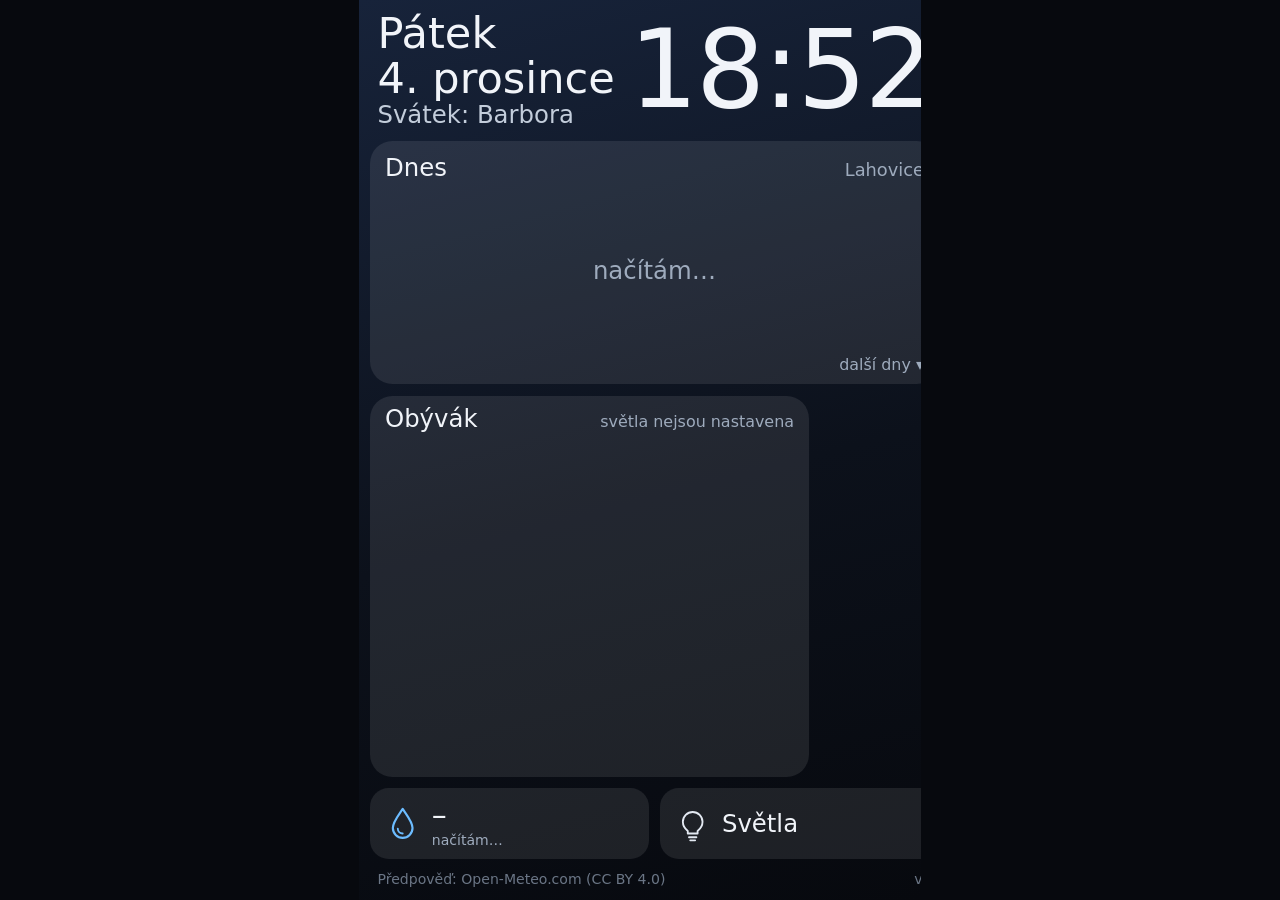
<file: index.html>
<!DOCTYPE html>
<html lang="cs">
<head>
<meta charset="utf-8">
<meta name="viewport" content="width=device-width, initial-scale=1, minimum-scale=1, maximum-scale=1, user-scalable=no">
<meta name="robots" content="noindex, nofollow">
<meta name="theme-color" content="#0b0f17">
<title>Domů</title>
<!-- Číslo verze je na dvou místech: zde (APP_VERSION) a ve version.json. Měň vždy obě.
     Odkazy na CSS a JS dostanou ?v=<verze>, aby je prohlížeč nepodal ze staré cache. -->
<script>
var APP_VERSION = '7';
document.write('<link rel="stylesheet" href="style.css?v=' + APP_VERSION + '">');
</script>
</head>
<body>
<div class="app" id="app">

  <header class="top">
    <div class="top-left">
      <div class="top-dow" id="dow">&nbsp;</div>
      <div class="top-date" id="date">&nbsp;</div>
      <div class="top-name" id="nameday">&nbsp;</div>
    </div>
    <div class="clock-time" id="clock">--:--</div>
  </header>

  <section class="tile forecast" id="forecast" role="button" aria-expanded="false">
    <div class="fc-head">
      <span class="fc-title">Dnes</span>
      <span class="fc-minmax" id="fcMinMax"></span>
      <span class="fc-place" id="fcPlace"></span>
    </div>
    <div class="fc-cols" id="fcCols"></div>
    <div class="fc-foot">
      <span class="note" id="fcNote"></span>
      <span class="fc-more" id="fcMore">další dny ▾</span>
    </div>
  </section>

  <!-- Světla: dlaždice obýváku a lampy (vyplňuje app.js) -->
  <section class="spare" id="spare"></section>

  <nav class="links" id="links"></nav>

  <footer class="foot">
    <span id="credits">Předpověď: Open-Meteo.com (CC BY 4.0)</span>
    <span id="version"></span>
  </footer>

  <!-- Rozbalený výhled na další dny; překrývá dlaždice pod předpovědí. -->
  <div class="days" id="days" hidden></div>

  <pre class="debug" id="debug" hidden></pre>
</div>

<script>
['svatky.js', 'icons.js', 'hue.js', 'app.js'].forEach(function (file) {
  document.write('<script src="' + file + '?v=' + APP_VERSION + '"><\/script>');
});
</script>
</body>
</html>
</file>
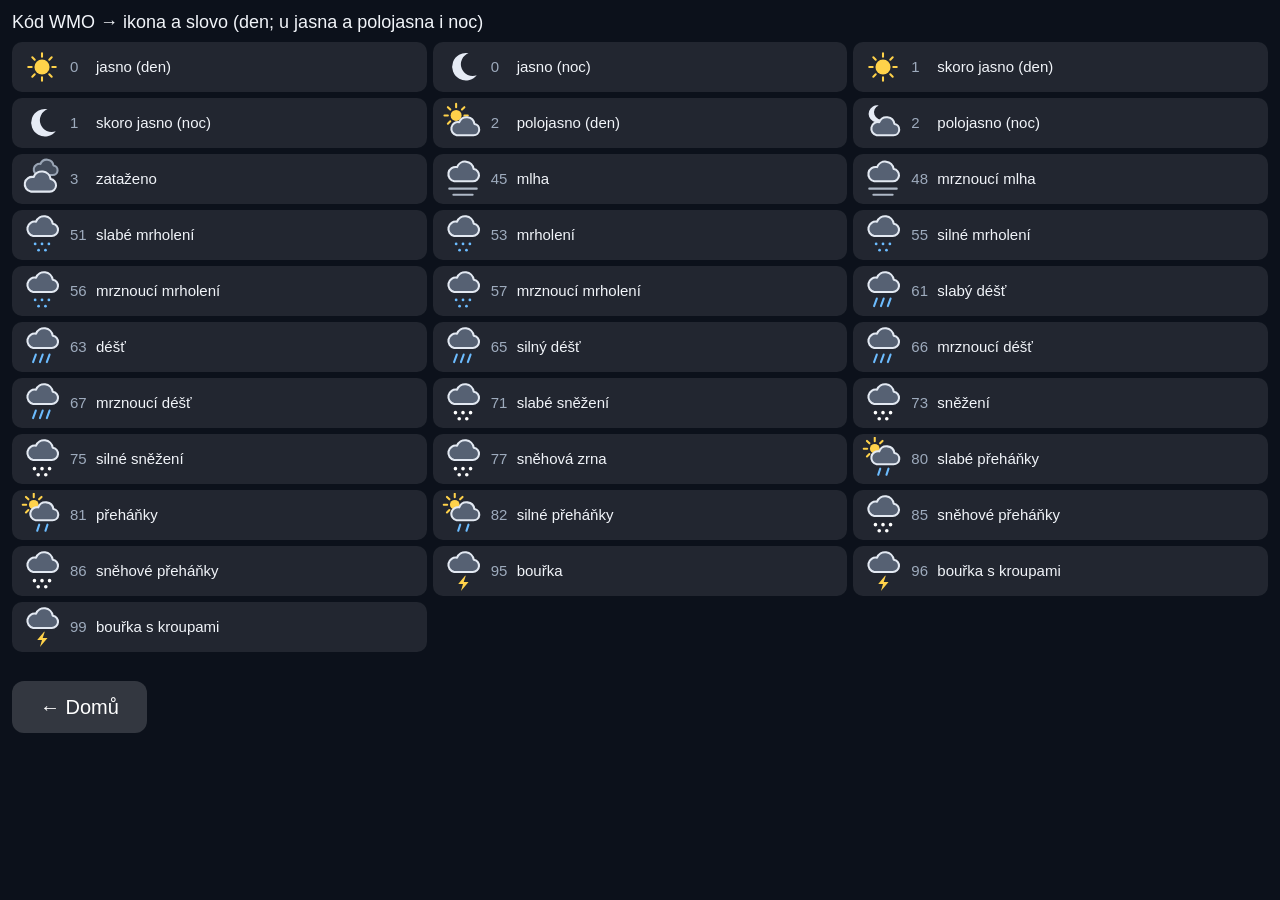
<file: ikony.html>
<!DOCTYPE html>
<html lang="cs">
<head>
<meta charset="utf-8">
<meta name="viewport" content="width=device-width, initial-scale=1">
<meta name="robots" content="noindex, nofollow">
<title>Ikony počasí</title>
<style>
  body { margin: 0; padding: 12px; background: #0c111b; color: #f1f4f9; font: 15px/1.2 Roboto, "Segoe UI", sans-serif; }
  h1 { font-size: 18px; margin: 0 0 8px; font-weight: 500; }
  .grid { display: grid; grid-template-columns: repeat(3, 1fr); grid-gap: 6px; }
  .cell { display: flex; align-items: center; background: rgba(255,255,255,.09); border-radius: 10px; padding: 3px 8px; }
  .cell svg { width: 44px; height: 44px; flex: none; margin-right: 6px; }
  .cell b { color: #9eabbd; font-weight: 400; margin-right: 6px; min-width: 20px; }
</style>
</head>
<body>
<h1>Kód WMO → ikona a slovo (den; u jasna a polojasna i noc)</h1>
<div class="grid" id="grid"></div>
<p><a href="./" style="display:inline-block;margin-top:14px;padding:14px 28px;border-radius:12px;background:rgba(255,255,255,.16);color:#fff;font-size:20px;text-decoration:none">← Domů</a></p>
<script src="icons.js"></script>
<script>
var html = '';
Object.keys(Icons.WMO).forEach(function (code) {
  var variants = Icons.WMO[code][0].slice(-1) === '*' ? [1, 0] : [1];
  variants.forEach(function (day) {
    var w = Icons.weather(Number(code), day);
    html += '<div class="cell">' + Icons.svg(w.icon) + '<b>' + code + '</b>' + w.word + (variants.length > 1 ? (day ? ' (den)' : ' (noc)') : '') + '</div>';
  });
});
document.getElementById('grid').innerHTML = html;
</script>
</body>
</html>
</file>
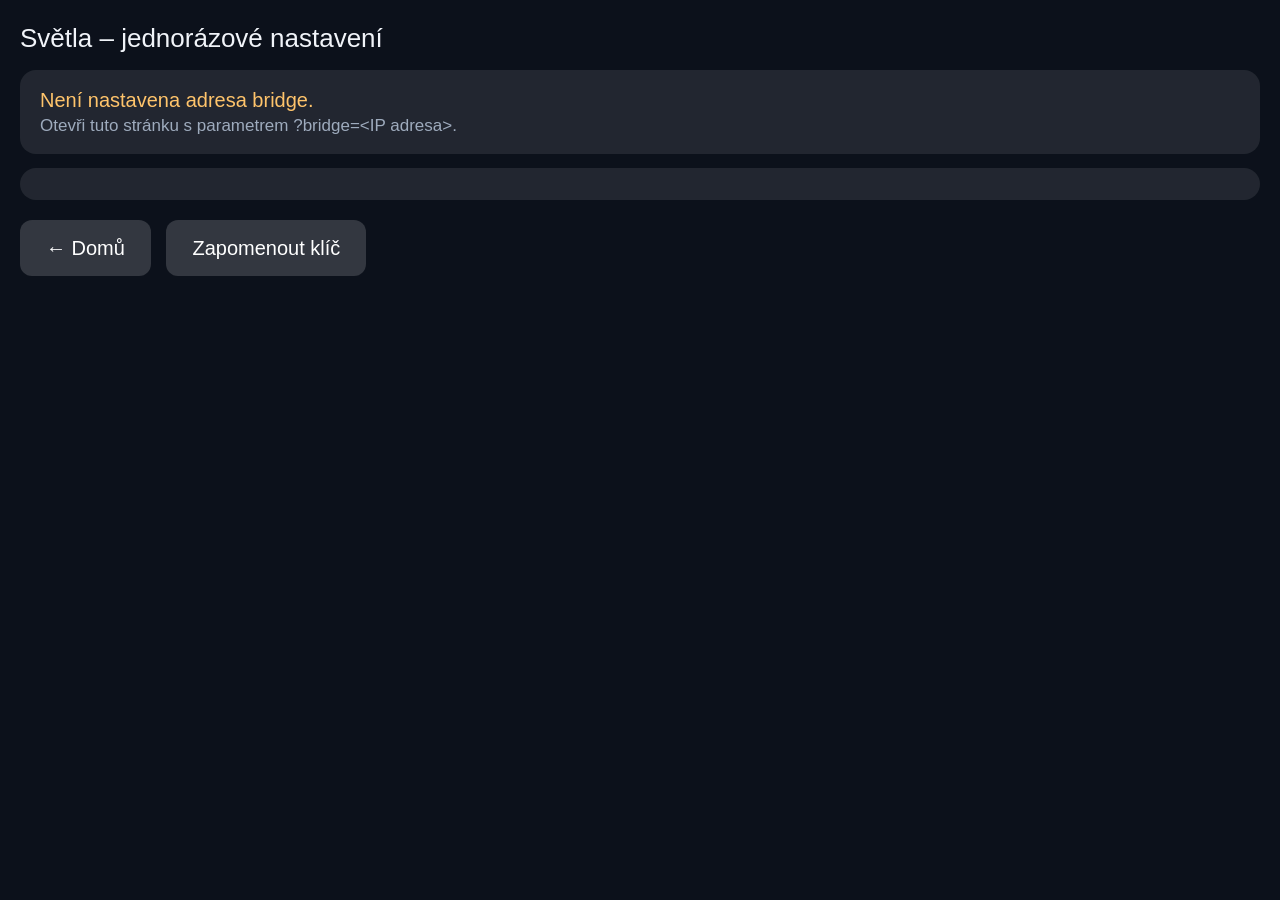
<file: svetla-nastaveni.html>
<!DOCTYPE html>
<html lang="cs">
<head>
<meta charset="utf-8">
<meta name="viewport" content="width=device-width, initial-scale=1, maximum-scale=1, user-scalable=no">
<meta name="robots" content="noindex, nofollow">
<title>Světla – nastavení</title>
<style>
  body { margin: 0; padding: 20px; background: #0c111b; color: #f1f4f9; font: 20px/1.4 Roboto, "Segoe UI", sans-serif; }
  h1 { font-size: 26px; font-weight: 500; margin: 0 0 14px; }
  .box { background: rgba(255,255,255,.09); border-radius: 16px; padding: 16px 20px; margin-bottom: 14px; }
  .ok { color: #8fe3a0; } .bad { color: #ffc46b; } .dim { color: #9eabbd; font-size: 17px; }
  a.btn, button { display: inline-block; margin: 6px 10px 0 0; padding: 14px 26px; border: 0; border-radius: 12px;
    background: rgba(255,255,255,.16); color: #fff; font: inherit; text-decoration: none; }
  ul { margin: 6px 0 0; padding-left: 22px; }
</style>
</head>
<body>
<h1>Světla – jednorázové nastavení</h1>
<div class="box" id="step1">Zjišťuji spojení s Hue Bridge…</div>
<div class="box" id="step2"></div>
<div class="box" id="step3" hidden></div>
<a class="btn" href="./">← Domů</a>
<button id="forget">Zapomenout klíč</button>

<script>
// Adresa bridge a přístupový klíč se ukládají jen do localStorage tohoto zařízení, nikdy do repozitáře.
// Adresa se zadá jednou v parametru ?bridge=<IP>. Klíč vznikne po stisku tlačítka na bridgi.
(function () {
  var KEY = 'hd.hue';
  function load() { try { return JSON.parse(localStorage.getItem(KEY)) || {}; } catch (e) { return {}; } }
  function save(v) { try { localStorage.setItem(KEY, JSON.stringify(v)); } catch (e) { } }
  function $(id) { return document.getElementById(id); }
  function esc(s) { return String(s).replace(/[&<>"]/g, function (c) { return { '&': '&amp;', '<': '&lt;', '>': '&gt;', '"': '&quot;' }[c]; }); }
  function call(path, opts) {
    var ac = new AbortController(), t = setTimeout(function () { ac.abort(); }, 8000);
    opts = opts || {}; opts.signal = ac.signal; opts.cache = 'no-store';
    return fetch('https://' + cfg.ip + '/api' + path, opts).then(function (r) { return r.json(); })
      .then(function (j) { clearTimeout(t); return j; }, function (e) { clearTimeout(t); throw e; });
  }

  var cfg = load();
  var ip = new URLSearchParams(location.search).get('bridge');
  if (ip && /^[0-9.]{7,15}$/.test(ip) && ip !== cfg.ip) { cfg = { ip: ip }; save(cfg); }
  if (ip) history.replaceState(null, '', location.pathname);   // adresu nenechávat v URL

  $('forget').addEventListener('click', function () { cfg = { ip: cfg.ip }; save(cfg); location.reload(); });

  if (!cfg.ip) {
    $('step1').innerHTML = '<span class="bad">Není nastavena adresa bridge.</span><div class="dim">Otevři tuto stránku s parametrem ?bridge=&lt;IP adresa&gt;.</div>';
    return;
  }

  var timer = null;
  function showLights() {
    Promise.all([call('/' + cfg.key + '/groups'), call('/' + cfg.key + '/lights')]).then(function (res) {
      var groups = res[0], lights = res[1];
      if (Array.isArray(groups) && groups[0] && groups[0].error) {
        $('step2').innerHTML = '<span class="bad">Uložený klíč bridge odmítl.</span> Ťukni na „Zapomenout klíč“ a vytvoř nový.';
        return;
      }
      var html = '<b>Místnosti a světla na bridgi:</b><ul>';
      Object.keys(groups).forEach(function (id) {
        var g = groups[id];
        if (g.type !== 'Room' && g.type !== 'Zone') return;
        html += '<li>' + esc(g.name) + ' <span class="dim">(' + (g.type === 'Room' ? 'místnost' : 'zóna') + ' ' + id + ', ' +
          (g.state && g.state.any_on ? 'svítí' : 'nesvítí') + ')</span><ul>' +
          (g.lights || []).map(function (l) { return '<li class="dim">' + esc(lights[l] ? lights[l].name : l) + '</li>'; }).join('') + '</ul></li>';
      });
      $('step3').hidden = false;
      $('step3').innerHTML = html + '</ul>';
    }, function (e) { $('step3').hidden = false; $('step3').innerHTML = '<span class="bad">Seznam světel se nepodařilo načíst: ' + esc(e.message) + '</span>'; });
  }
  function askKey() {
    call('', { method: 'POST', body: JSON.stringify({ devicetype: 'home_dashboard#tablet' }) }).then(function (j) {
      var r = j && j[0];
      if (r && r.success && r.success.username) {
        cfg.key = r.success.username; save(cfg);
        $('step2').innerHTML = '<span class="ok">Klíč je vytvořený a uložený v tomto tabletu.</span>';
        showLights();
      } else {
        $('step2').innerHTML = '<b>Stiskni teď kulaté tlačítko na Hue Bridge.</b><div class="dim">Stránka to zkouší sama každé 3 sekundy (' +
          new Date().toTimeString().slice(0, 8) + ').</div>';
        timer = setTimeout(askKey, 3000);
      }
    }, function (e) {
      $('step2').innerHTML = '<span class="bad">Bridge neodpovídá: ' + esc(e.message) + '</span>';
      timer = setTimeout(askKey, 5000);
    });
  }

  call('/0/config').then(function (c) {
    $('step1').innerHTML = '<span class="ok">Spojení s bridgem funguje</span> <span class="dim">(' + esc(c.name) + ', API ' + esc(c.apiversion) + ')</span>';
    if (cfg.key) { $('step2').innerHTML = '<span class="ok">Klíč je uložený v tomto tabletu.</span>'; showLights(); }
    else askKey();
  }, function (e) {
    $('step1').innerHTML = '<span class="bad">Bridge neodpovídá: ' + esc(e.message) + '</span><div class="dim">Tablet se na bridge nedostal (síť, firewall nebo certifikát).</div>';
  });
})();
</script>
</body>
</html>
</file>
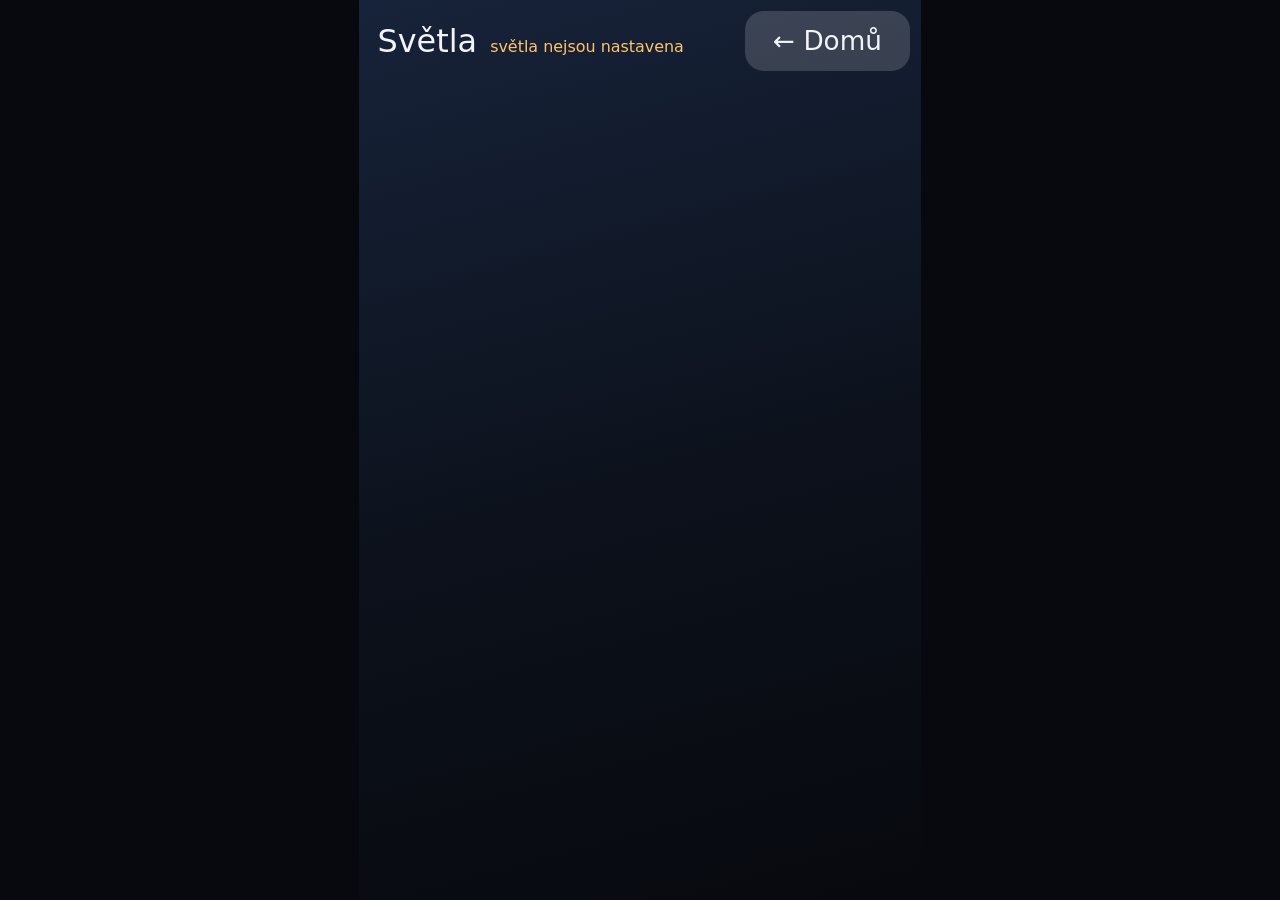
<file: svetla.html>
<!DOCTYPE html>
<html lang="cs">
<head>
<meta charset="utf-8">
<meta name="viewport" content="width=device-width, initial-scale=1, minimum-scale=1, maximum-scale=1, user-scalable=no">
<meta name="robots" content="noindex, nofollow">
<meta name="theme-color" content="#0b0f17">
<title>Světla</title>
<link rel="stylesheet" href="style.css?v=7">
<style>
  /* Stránka se všemi světly; používá stejné jednotky (rem z viewportu) a posuvníky jako hlavní stránka. */
  .app.lights { display: flex; flex-direction: column; }
  .lp-head { display: flex; align-items: center; justify-content: space-between; height: 6.4rem; flex: none; margin-bottom: 1.2rem; }
  .lp-title { font-size: 3.4rem; font-weight: 500; padding-left: 0.8rem; white-space: nowrap; }
  .lp-title .note { display: inline; margin-left: 1.4rem; font-weight: 400; }
  .btn { display: flex; align-items: center; justify-content: center; height: 6.4rem; padding: 0 3rem; border-radius: 2rem;
         background: rgba(255, 255, 255, 0.16); font-size: 2.8rem; white-space: nowrap; }
  .btn:active { background: rgba(255, 255, 255, 0.32); }
  #groups { flex: 1; display: flex; flex-direction: column; min-height: 0; }
  .group { flex: 1 1 0; display: flex; flex-direction: column; margin-bottom: 1.2rem; padding: 1rem 1.2rem 1.2rem; }
  .group:last-child { margin-bottom: 0; }
  .g-head { display: flex; align-items: baseline; justify-content: space-between; font-size: 2.6rem; line-height: 3rem; font-weight: 500; padding: 0 0.4rem; }
  .g-head .note { font-weight: 400; }
  .sl-row { flex: 1; display: flex; margin-top: 0.8rem; min-height: 0; }
  .sl-row .lb { max-width: 13rem; }
  .sl-row .lb-label { white-space: normal; text-align: center; font-size: 1.9rem; line-height: 2.2rem; padding: 0 0.3rem; }
  .sl-row .lb-icon { width: 5rem; height: 5rem; }
  .sl-row .lb.all { background: rgba(255, 255, 255, 0.16); }
  .sl-row .lb.gone { opacity: 0.4; }
</style>
</head>
<body>
<div class="app lights" id="app">
  <div class="lp-head">
    <div class="lp-title">Světla<span class="note" id="status"></span></div>
    <div class="btn" id="home">← Domů</div>
  </div>
  <div id="groups"></div>
</div>

<script src="icons.js?v=7"></script>
<script src="hue.js?v=7"></script>
<script>
// Každé světlo je svislý posuvník: ťuknutí zapne/vypne, tažení nastaví jas 0–100 %.
// Místnost s více světly má navíc posuvník „Vše“; místnosti s jedním světlem a zóny jsou
// společně v dlaždici „Další“. ?demo=1 = vymyšlená světla, bridge se nevolá.
(function () {
  'use strict';
  var REFRESH = 5000, IDLE = 5 * 60 * 1000, WAKE_GAP = 5000, CHECK_TIMEOUT = 10000, RETRY = 60 * 1000;
  var DEMO = new URLSearchParams(location.search).get('demo') === '1';
  if (DEMO) Hue.demo();

  var data = null, shown = '', busy = false, hold = 0, sliders = null, dragSender = null;
  var lastActivity = Date.now(), lastTick = Date.now(), lastLoad = 0, lastHomeTry = 0, homePending = false, homeChecking = false;

  function $(id) { return document.getElementById(id); }
  function esc(s) { return String(s).replace(/[&<>"]/g, function (c) { return { '&': '&amp;', '<': '&lt;', '>': '&gt;', '"': '&quot;' }[c]; }); }
  function status(text, warn) { var el = $('status'); el.textContent = text; el.className = 'note' + (warn ? ' warn' : ''); }
  function idleText() { return DEMO ? 'ukázková data' : ''; }

  function group(id) { return data.groups.filter(function (g) { return g.id === id; })[0]; }
  // → {ids: světla, kterých se prvek týká, level: aktuální jas 0–1, on, reachable}
  function target(kind, id) {
    if (kind === 'group') {
      var g = group(id);
      return g ? { ids: g.lights, level: g.anyOn ? g.bri / 254 : 0, on: g.anyOn, reachable: g.reachable } : null;
    }
    var l = data.lights[id];
    return l ? { ids: [id], level: l.on ? (l.bri === null ? 1 : l.bri / 254) : 0, on: l.on, reachable: l.reachable } : null;
  }

  function slider(kind, id, label, extra) {
    var t = target(kind, id);
    return '<div class="lb' + (t.on ? ' active' : '') + (t.reachable ? '' : ' gone') + (extra ? ' ' + extra : '') + '" data-act="' + kind + '" data-id="' + id + '">' +
      '<div class="lb-fill" style="height:' + Math.round(t.level * 100) + '%"></div>' +
      '<div class="lb-pct">' + (t.on ? Hue.levelText(t.level) : '') + '</div>' +
      '<div class="lb-icon">' + Icons.svg(t.on ? 'zarovka-on' : 'zarovka') + '</div>' +
      '<div class="lb-label">' + esc(label) + '</div></div>';
  }

  function render() {
    if (!data || (sliders && sliders.dragging())) return;
    var html = '', rest = '';
    data.groups.forEach(function (g) {
      if (!g.lights.length) return;
      if (g.type === 'Room' && g.lights.length > 1) {
        html += '<div class="tile group"><div class="g-head"><span>' + esc(g.name) + '</span><span class="note">' + (g.anyOn ? 'svítí' : 'nesvítí') + '</span></div>' +
          '<div class="sl-row">' + slider('group', g.id, 'Vše', 'all') +
          g.lights.map(function (id) { return data.lights[id] ? slider('light', id, data.lights[id].name) : ''; }).join('') + '</div></div>';
      } else {
        rest += slider('group', g.id, g.name + (g.type === 'Zone' ? ' (zóna)' : ''));
      }
    });
    if (rest) html += '<div class="tile group"><div class="g-head"><span>Další</span></div><div class="sl-row">' + rest + '</div></div>';
    if (html !== shown) { shown = html; $('groups').innerHTML = html; }
  }

  function load() {
    lastLoad = Date.now();
    if (data && (Date.now() < hold || (dragSender && dragSender.active()))) return;   // během posílání nečíst starý stav
    Hue.snapshot().then(function (d) { data = d; if (!busy) status(idleText(), false); render(); },
      function (e) { status(String(e.message || e), true); });
  }

  // ťuknutí = zapnout / vypnout (při zapnutí si světlo vezme svůj poslední jas)
  function tap(el) {
    var kind = el.getAttribute('data-act'), id = el.getAttribute('data-id'), t = data && target(kind, id);
    if (!t || busy) return;
    var on = !t.on;
    busy = true; hold = Date.now() + 2000; status('posílám…', false);
    (kind === 'group' ? Hue.setGroup(id, on) : Hue.setLight(id, on)).then(function () {
      busy = false;
      Hue.patchLights(data, t.ids, { on: on });
      status(idleText(), false); render();
      hold = Date.now() + 800; setTimeout(load, 900);
    }, function (e) { busy = false; status(String(e.message || e), true); });
  }

  function sender(kind, id) {
    return Hue.LatestSender(function (level) { return kind === 'group' ? Hue.setGroupLevel(id, level) : Hue.setLightLevel(id, level); }, 600);
  }
  function move(el, level) {
    if (!dragSender) dragSender = sender(el.getAttribute('data-act'), el.getAttribute('data-id'));
    hold = Date.now() + 3000;
    dragSender.push(level);
  }
  function end(el, level) {
    var kind = el.getAttribute('data-act'), id = el.getAttribute('data-id');
    var s = dragSender || sender(kind, id), t = data && target(kind, id);
    dragSender = null;
    s.push(level);
    if (t) Hue.patchLights(data, t.ids, Hue.levelBody(level));   // hned ukázat nový stav
    shown = ''; hold = Date.now() + 3000;
    render();
    s.idle(function (err) {
      if (err) status(String(err.message || err), true);
      hold = Date.now() + 1000; setTimeout(load, 1100);
    });
  }

  sliders = Hue.bindSliders($('groups'), { tap: tap, move: move, end: end, cancel: function () { dragSender = null; shown = ''; render(); } });

  // Návrat domů: tlačítkem nebo po 5 minutách nečinnosti. Odchází se jen na dostupný cíl
  // (chybová stránka kiosku by na tabletu zůstala viset); jinak se to zkusí znovu po probuzení.
  function goHome() {
    if (homeChecking) return;
    homeChecking = true; lastHomeTry = Date.now();
    var ac = new AbortController(), timer = setTimeout(function () { ac.abort(); }, CHECK_TIMEOUT);
    fetch('version.json?t=' + Date.now(), { cache: 'no-store', signal: ac.signal }).then(function (r) {
      if (!r.ok) throw new Error('HTTP ' + r.status);
      return r.text();
    }).then(function () { clearTimeout(timer); location.href = './'; }, function () {
      clearTimeout(timer); homeChecking = false; homePending = true;
      $('home').textContent = 'Domů – bez spojení';
    });
  }
  function homeIfDue(force) {
    var idle = Date.now() - lastActivity >= IDLE;
    if ((homePending || idle) && (force || Date.now() - lastHomeTry >= RETRY)) goHome();
  }
  $('home').addEventListener('click', goHome);

  ['pointerdown', 'touchstart', 'keydown', 'wheel'].forEach(function (n) {
    document.addEventListener(n, function () { lastActivity = Date.now(); }, { passive: true, capture: true });
  });
  document.addEventListener('contextmenu', function (e) { e.preventDefault(); });

  setInterval(function () {
    var now = Date.now(), woke = now - lastTick > WAKE_GAP;
    lastTick = now;
    if (document.hidden) return;
    homeIfDue(woke);
    if (woke || now - lastLoad >= REFRESH) load();
  }, 1000);
  document.addEventListener('visibilitychange', function () { if (!document.hidden) { homeIfDue(true); load(); } });
  window.addEventListener('online', function () { homeIfDue(true); load(); });

  if (!Hue.configured()) status('světla nejsou nastavena', true);
  else load();
})();
</script>
</body>
</html>
</file>
<file: style.css>
/* Domácí dashboard – tablet 601×962 CSS px na výšku (Chrome/WebView 95).
   1rem = 1/60 šířky nebo 1/96 výšky viewportu (menší z obou), celá stránka je 60×96 rem.
   Žádné backdrop-filter, žádné trvalé animace (slabý čip). */

html {
  font-size: min(1.6667vw, 1.0417vh);
  height: 100%;
  -webkit-text-size-adjust: 100%;
  text-size-adjust: 100%;
}

* { box-sizing: border-box; }

body {
  margin: 0;
  height: 100%;
  overflow: hidden;
  background: #07090e;
  color: #f1f4f9;
  font-family: Roboto, "Segoe UI", system-ui, sans-serif;
  font-weight: 400;
  display: flex;
  align-items: center;
  justify-content: center;
  touch-action: none;
  -webkit-user-select: none;
  user-select: none;
  -webkit-touch-callout: none;
  -webkit-tap-highlight-color: transparent;
  cursor: default;
}

.app {
  position: relative;
  width: 60rem;
  height: 96rem;
  padding: 1.2rem;
  display: grid;
  grid-template-rows: 12.6rem 26rem 1fr 7.5rem 2rem;
  grid-row-gap: 1.2rem;
  row-gap: 1.2rem;
  background: linear-gradient(165deg, #17233a 0%, #0c111b 55%, #07090e 100%);
  overflow: hidden;
}

/* ---- společné ---- */

.tile {
  background: rgba(255, 255, 255, 0.09);
  border-radius: 2.4rem;
  padding: 1.4rem 1.6rem;
  min-width: 0;
  min-height: 0;
  overflow: hidden;
}

.note {
  font-size: 1.7rem;
  line-height: 2rem;
  color: #9eabbd;
  white-space: nowrap;
  overflow: hidden;
  text-overflow: ellipsis;
}
.note.warn { color: #ffc46b; }

.dim { opacity: 0.4; }

.ic { display: block; width: 100%; height: 100%; }

/* ---- horní řádek: vlevo den, datum a svátek, vpravo hodiny ---- */

.top {
  display: flex;
  align-items: center;
  justify-content: space-between;
  padding: 0 0.8rem;
  white-space: nowrap;
}
.top-left { flex: 1; min-width: 0; padding-right: 1.5rem; }
.top-dow { font-size: 4.6rem; line-height: 4.8rem; font-weight: 500; }
.top-date { font-size: 4.6rem; line-height: 4.8rem; font-weight: 300; overflow: hidden; }
.top-name { font-size: 2.6rem; line-height: 3rem; color: #c3cddb; font-weight: 300; overflow: hidden; }
.clock-time {
  flex: none;
  font-family: "sans-serif-thin", Roboto, "Segoe UI", system-ui, sans-serif;
  font-size: 11.6rem;
  line-height: 1;
  font-weight: 100;
  font-variant-numeric: tabular-nums;
  letter-spacing: -0.02em;
}

/* ---- předpověď ---- */

.forecast {
  display: flex;
  flex-direction: column;
  padding-bottom: 1rem;
}
.forecast.open { background: rgba(255, 255, 255, 0.14); }

.fc-head {
  display: flex;
  align-items: baseline;
  font-size: 2.6rem;
  line-height: 3rem;
  white-space: nowrap;
}
.fc-title { font-weight: 500; }
.fc-minmax { margin-left: 1.6rem; font-weight: 300; }
.fc-minmax .lo { color: #8fc6ff; }
.fc-minmax .hi { color: #ffb38a; margin-left: 1.2rem; }
.fc-place { margin-left: auto; font-size: 1.9rem; color: #9eabbd; }

.fc-cols {
  flex: 1;
  display: flex;
  align-items: stretch;
  margin: 0.8rem -0.4rem 0.6rem;
  min-height: 0;
}
.fc-col {
  flex: 1 1 0;
  min-width: 0;
  display: flex;
  flex-direction: column;
  align-items: center;
  justify-content: space-between;
  padding: 0.5rem 0;
  border-radius: 1.4rem;
}
.fc-col.next { background: rgba(108, 188, 255, 0.13); border-radius: 0; }
.fc-col.next.first { border-radius: 1.4rem 0 0 1.4rem; }
.fc-col.next.last { border-radius: 0 1.4rem 1.4rem 0; }
.fc-col.next.first.last { border-radius: 1.4rem; }
.fc-col.next .fc-time { color: #8fc6ff; }
.fc-time { font-size: 2.1rem; line-height: 2.4rem; color: #c3cddb; }
.fc-icon { width: 6rem; height: 6rem; }
.fc-temp { font-size: 3.2rem; line-height: 3.4rem; font-weight: 300; }
.fc-pop { font-size: 1.9rem; line-height: 2.2rem; color: #6cbcff; }
.fc-pop.zero { color: #6b7686; }

.fc-msg {
  flex: 1;
  display: flex;
  align-items: center;
  justify-content: center;
  font-size: 2.6rem;
  color: #9eabbd;
}

.fc-foot { display: flex; justify-content: space-between; align-items: center; }
.fc-more { font-size: 1.7rem; line-height: 2rem; color: #9eabbd; padding-left: 1rem; white-space: nowrap; }

/* ---- rozbalený výhled ---- */

.days {
  position: absolute;
  left: 1.2rem;
  right: 1.2rem;
  top: 42.2rem; /* padding + horní řádek + předpověď + 2 mezery */
  background: #232d3f;
  border-radius: 2.4rem;
  padding: 0.8rem 2rem 1rem;
  box-shadow: 0 1rem 3rem rgba(0, 0, 0, 0.6);
  z-index: 5;
}
.days[hidden] { display: none; }
.day {
  display: flex;
  align-items: center;
  height: 6.2rem;
  font-size: 2.9rem;
  white-space: nowrap;
  border-top: 1px solid rgba(255, 255, 255, 0.1);
}
.day:first-child { border-top: 0; }
.day-name { width: 17rem; }
.day-name small { font-size: 2.1rem; color: #9eabbd; margin-left: 0.8rem; }
.day-icon { width: 5rem; height: 5rem; }
.day-temp { margin-left: auto; width: 17rem; text-align: right; font-weight: 300; }
.day-temp .lo { color: #8fc6ff; }
.day-temp .hi { color: #ffb38a; margin-left: 1.2rem; }
.day-rain { width: 11rem; text-align: right; font-size: 2.3rem; color: #6cbcff; }
.day-rain.zero { color: #6b7686; }

/* ---- volné místo a rozcestník ---- */

.spare {
  display: grid;
  grid-template-columns: 3.7fr 1fr;
  grid-column-gap: 1.2rem;
  column-gap: 1.2rem;
  min-height: 0;
}

/* světla: místnost se scénami a samostatná lampa */
.room { display: flex; flex-direction: column; padding: 1rem 1.2rem 1.2rem; }
.room-head { display: flex; justify-content: space-between; align-items: baseline; font-size: 2.6rem; line-height: 3rem; font-weight: 500; padding: 0 0.4rem; }
.room-head .note { font-weight: 400; }
.room-btns { flex: 1; display: flex; margin-top: 0.8rem; min-height: 0; }
.lb {
  position: relative;
  overflow: hidden;
  flex: 1 1 0;
  margin-right: 1rem;
  border-radius: 1.8rem;
  background: rgba(255, 255, 255, 0.1);
  display: flex;
  flex-direction: column;
  align-items: center;
  justify-content: flex-end;
  padding-bottom: 1.6rem;
}
.lb:last-child { margin-right: 0; }
.lb.off { justify-content: center; padding-bottom: 0; }
.lb.off:active { background: rgba(255, 255, 255, 0.28); }
.lb.off.active { background: rgba(0, 0, 0, 0.28); }
/* výplň odspodu = jas; táhne se prstem */
.lb-fill { position: absolute; left: 0; right: 0; bottom: 0; height: 0; background: rgba(255, 210, 74, 0.3); }
.lb.dragging .lb-fill { background: rgba(255, 210, 74, 0.5); }
.lb.dim-off .lb-icon, .lb.dim-off .lb-label { opacity: 0.45; }
.lb-pct { position: absolute; top: 1.2rem; left: 0; right: 0; text-align: center; font-size: 2.2rem; line-height: 2.6rem; color: #ffe08a; }
.lb-icon { position: relative; width: 6.4rem; height: 6.4rem; }
.lb-label { position: relative; font-size: 2.3rem; line-height: 3rem; margin-top: 0.4rem; white-space: nowrap; }
.lamp { margin-right: 0; border-radius: 2.4rem; background: rgba(255, 255, 255, 0.09); padding: 0 0.4rem 1.6rem; text-align: center; }
.lamp .lb-label { white-space: normal; font-size: 2.1rem; line-height: 2.5rem; }
.lamp .note { position: relative; }

/* rozcestník: nízké lišty, dvě vedle sebe */
.links {
  display: grid;
  grid-template-columns: 1fr 1fr;
  grid-column-gap: 1.2rem;
  column-gap: 1.2rem;
  min-height: 0;
}

.link {
  display: flex;
  align-items: center;
  color: inherit;
  text-decoration: none;
  padding: 0.6rem 1.4rem;
  border-radius: 2rem;
}
.link:active { background: rgba(255, 255, 255, 0.18); }
.link-icon { width: 4.2rem; height: 4.2rem; flex: none; margin-right: 1rem; }
.link-body { flex: 1; min-width: 0; }
.link-value { font-size: 3.2rem; line-height: 3.6rem; font-weight: 300; white-space: nowrap; overflow: hidden; }
.link-value small { font-size: 1.8rem; color: #c3cddb; margin-left: 0.8rem; }
.link-title { font-size: 2.6rem; line-height: 3.6rem; white-space: nowrap; }
.link .note { font-size: 1.5rem; line-height: 1.9rem; }

/* ---- patička ---- */

.foot {
  display: flex;
  justify-content: space-between;
  align-items: center;
  padding: 0 0.8rem;
  font-size: 1.5rem;
  color: #6b7686;
  white-space: nowrap;
}

/* ---- ladění (?debug=1) ---- */

.debug {
  position: absolute;
  left: 0;
  right: 0;
  top: 22rem;        /* přes předpověď, světla zůstávají ovladatelná */
  height: 18rem;
  margin: 0;
  padding: 0.4rem 1rem;
  overflow: hidden;
  background: rgba(0, 0, 0, 0.82);
  color: #9dffb0;
  font: 1.3rem/1.2 monospace;
  white-space: pre-wrap;
  word-break: break-all;
  z-index: 9;
  pointer-events: none;
}
.debug[hidden] { display: none; }
</file>
